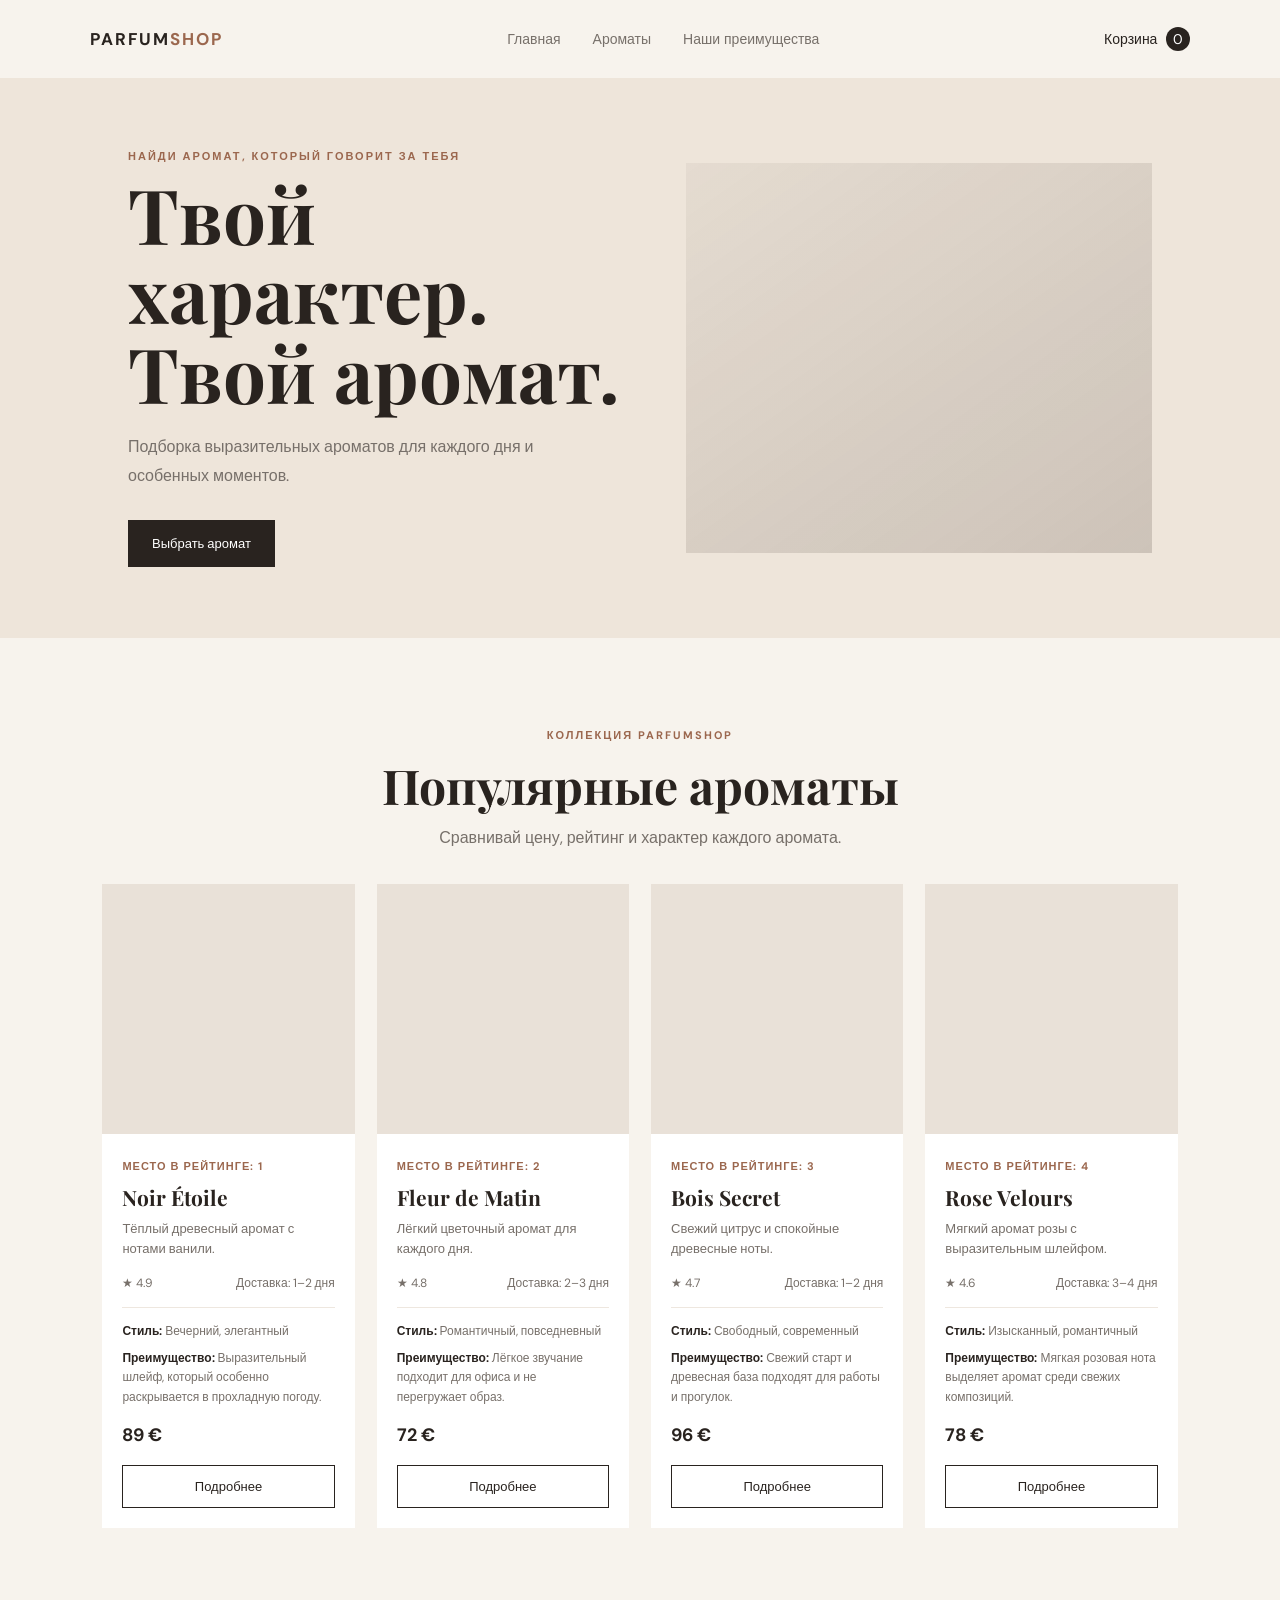
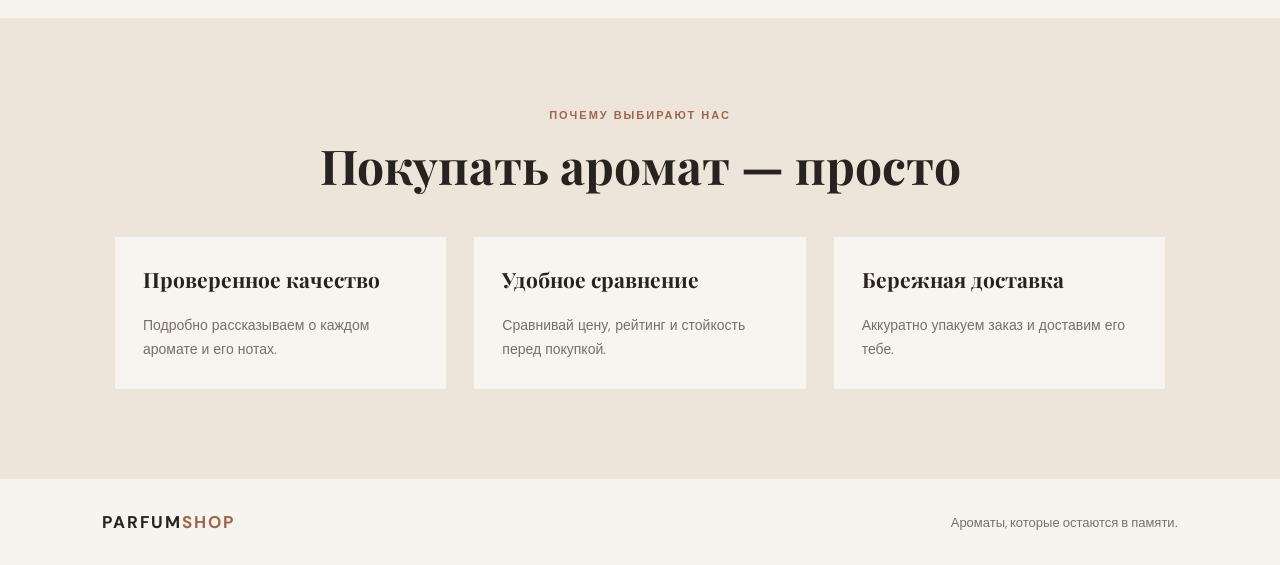
<file: index.html>
<!DOCTYPE html>
<html lang="ru">
<head>
  <meta charset="UTF-8">
  <meta name="viewport" content="width=device-width, initial-scale=1.0">
  <title>ParfumShop — мир ароматов</title>
  <link rel="stylesheet" href="style.css">
</head>
<body>
  <header class="header">
    <a class="logo" href="#">PARFUM<span>SHOP</span></a>

    <nav class="navigation">
      <a href="#home">Главная</a>
      <a href="#catalog">Ароматы</a>
      <a href="#advantages">Наши преимущества</a>
    </nav>

    <a class="cart" href="#catalog">Корзина <span>0</span></a>
  </header>

  <main>
    <section class="hero" id="home">
      <div class="hero-content">
        <p class="eyebrow">Найди аромат, который говорит за тебя</p>
        <h1>Твой характер.<br>Твой аромат.</h1>
        <p class="hero-text">
          Подборка выразительных ароматов для каждого дня и особенных моментов.
        </p>
        <a class="button" href="#catalog">Выбрать аромат</a>
      </div>
      <div class="hero-image" aria-label="Флакон духов"></div>
    </section>

    <section class="catalog" id="catalog">
      <div class="section-heading">
        <p class="eyebrow">Коллекция ParfumShop</p>
        <h2>Популярные ароматы</h2>
        <p>Сравнивай цену, рейтинг и характер каждого аромата.</p>
      </div>

      <div class="products" id="products"></div>
    </section>

    <section class="advantages" id="advantages">
      <p class="eyebrow">Почему выбирают нас</p>
      <h2>Покупать аромат — просто</h2>
      <div class="advantage-list">
        <article>
          <h3>Проверенное качество</h3>
          <p>Подробно рассказываем о каждом аромате и его нотах.</p>
        </article>
        <article>
          <h3>Удобное сравнение</h3>
          <p>Сравнивай цену, рейтинг и стойкость перед покупкой.</p>
        </article>
        <article>
          <h3>Бережная доставка</h3>
          <p>Аккуратно упакуем заказ и доставим его тебе.</p>
        </article>
      </div>
    </section>
  </main>

  <footer class="footer">
    <a class="logo" href="#">PARFUM<span>SHOP</span></a>
    <p>Ароматы, которые остаются в памяти.</p>
  </footer>

  <script src="script.js"></script>
</body>
</html>
</file>
<file: style.css>
@import url('https://fonts.googleapis.com/css2?family=DM+Sans:wght@400;500;600;700&family=Playfair+Display:wght@500;600;700&display=swap');

:root {
  --ink: #29231f;
  --muted: #77706a;
  --cream: #f7f3ed;
  --accent: #9b674e;
  --white: #fff;
}

* {
  box-sizing: border-box;
}

html {
  scroll-behavior: smooth;
}

body {
  margin: 0;
  background: var(--cream);
  color: var(--ink);
  font-family: "DM Sans", sans-serif;
}

a {
  color: inherit;
  text-decoration: none;
}

.header {
  min-height: 78px;
  padding: 0 7%;
  display: flex;
  align-items: center;
  justify-content: space-between;
  gap: 24px;
  background: var(--cream);
}

.logo {
  font-size: 17px;
  font-weight: 700;
  letter-spacing: 2px;
}

.logo span {
  color: var(--accent);
}

.navigation {
  display: flex;
  gap: 32px;
  color: var(--muted);
  font-size: 14px;
}

.navigation a:hover {
  color: var(--accent);
}

.cart {
  font-size: 14px;
}

.cart span {
  display: inline-grid;
  width: 24px;
  height: 24px;
  margin-left: 5px;
  place-items: center;
  border-radius: 50%;
  background: var(--ink);
  color: var(--white);
}

.hero {
  min-height: 560px;
  padding: 70px 10%;
  display: grid;
  grid-template-columns: 1fr 0.9fr;
  align-items: center;
  gap: 40px;
  background: #eee5da;
}

.hero-content {
  max-width: 540px;
}

.eyebrow {
  color: var(--accent);
  font-size: 11px;
  font-weight: 700;
  letter-spacing: 2px;
  text-transform: uppercase;
}

h1,
h2,
h3,
p {
  margin-top: 0;
}

h1,
h2 {
  font-family: "Playfair Display", Georgia, serif;
}

h1 {
  margin-bottom: 20px;
  font-size: clamp(48px, 6vw, 76px);
  line-height: 1.05;
}

.hero-text {
  max-width: 420px;
  margin-bottom: 30px;
  color: var(--muted);
  line-height: 1.8;
}

.button {
  display: inline-block;
  padding: 15px 24px;
  background: var(--ink);
  color: var(--white);
  font-size: 13px;
  transition: background 0.2s, transform 0.2s;
}

.button:hover {
  transform: translateY(-2px);
  background: var(--accent);
}

.hero-image {
  min-height: 390px;
  background:
    linear-gradient(145deg, rgba(54, 40, 32, 0.05), rgba(54, 40, 32, 0.18)),
    url("https://images.unsplash.com/photo-1594035910387-fea47794261f?auto=format&fit=crop&w=1000&q=85")
    center 55% / cover;
}

.catalog,
.advantages {
  padding: 90px 8%;
}

.section-heading {
  margin-bottom: 36px;
  text-align: center;
}

.section-heading h2,
.advantages h2 {
  margin-bottom: 10px;
  font-size: clamp(34px, 4vw, 48px);
}

.section-heading > p:last-child {
  color: var(--muted);
}

.products {
  display: grid;
  grid-template-columns: repeat(4, minmax(0, 1fr));
  gap: 22px;
}

.product-card {
  overflow: hidden;
  background: var(--white);
}

.product-image {
  height: 250px;
  background: #e9e1d8 center / cover no-repeat;
}

.product-info {
  padding: 20px;
}

.product-rank {
  color: var(--accent);
  font-size: 11px;
  font-weight: 700;
  letter-spacing: 1px;
  text-transform: uppercase;
}

.product-info h3 {
  margin: 8px 0;
  font-family: "Playfair Display", Georgia, serif;
  font-size: 21px;
}

.product-description {
  min-height: 40px;
  color: var(--muted);
  font-size: 13px;
  line-height: 1.5;
}

.product-details {
  display: flex;
  justify-content: space-between;
  gap: 8px;
  margin: 16px 0;
  color: var(--muted);
  font-size: 12px;
}

.product-price {
  font-size: 18px;
  font-weight: 700;
}

.product-button {
  width: 100%;
  padding: 12px;
  border: 1px solid var(--ink);
  background: transparent;
  color: var(--ink);
  cursor: pointer;
  font: inherit;
  font-size: 13px;
}

.product-button:hover {
  background: var(--ink);
  color: var(--white);
}

.advantages {
  background: #eee5da;
  text-align: center;
}

.advantage-list {
  max-width: 1050px;
  margin: 40px auto 0;
  display: grid;
  grid-template-columns: repeat(3, 1fr);
  gap: 28px;
  text-align: left;
}

.advantage-list article {
  padding: 28px;
  background: rgba(255, 255, 255, 0.6);
}

.advantage-list h3 {
  font-family: "Playfair Display", Georgia, serif;
  font-size: 21px;
}

.advantage-list p {
  margin-bottom: 0;
  color: var(--muted);
  font-size: 14px;
  line-height: 1.7;
}

.footer {
  padding: 32px 8%;
  display: flex;
  align-items: center;
  justify-content: space-between;
  gap: 20px;
}

.footer p {
  margin: 0;
  color: var(--muted);
  font-size: 13px;
}

@media (max-width: 850px) {
  .products {
    grid-template-columns: repeat(2, minmax(0, 1fr));
  }

  .navigation {
    gap: 15px;
  }
}

@media (max-width: 600px) {
  .header {
    padding: 18px 6%;
    flex-wrap: wrap;
  }

  .navigation {
    order: 3;
    width: 100%;
    justify-content: space-between;
    font-size: 12px;
  }

  .hero {
    padding: 55px 7%;
    grid-template-columns: 1fr;
  }

  .hero-image {
    min-height: 300px;
  }

  .catalog,
  .advantages {
    padding: 65px 6%;
  }

  .products {
    grid-template-columns: 1fr;
  }

  .advantage-list {
    grid-template-columns: 1fr;
  }

  .footer {
    align-items: flex-start;
    flex-direction: column;
  }
}.product-extra {
  margin: 16px 0;
  padding-top: 14px;
  border-top: 1px solid #eee7df;
  color: var(--muted);
  font-size: 12px;
  line-height: 1.6;
}

.product-extra p {
  margin-bottom: 8px;
}

.product-extra strong {
  color: var(--ink);
}.product-button {
  display: block;
  text-align: center;
}

.product-page {
  min-height: 70vh;
  padding: 55px 8% 90px;
}

.back-link {
  display: inline-block;
  margin-bottom: 30px;
  color: var(--muted);
  font-size: 14px;
}

.back-link:hover {
  color: var(--accent);
}

.detail-image {
  min-height: 480px;
  background-color: #e9e1d8;
  background-position: center;
  background-size: cover;
}

.detail-info {
  max-width: 750px;
  margin: 45px auto 0;
}

.detail-info h1 {
  margin: 12px 0;
  font-size: clamp(42px, 6vw, 64px);
}

.detail-description {
  color: var(--muted);
  font-size: 18px;
  line-height: 1.7;
}

.detail-rating {
  margin: 20px 0;
  color: var(--accent);
  font-weight: 700;
}

.detail-facts {
  margin: 28px 0;
  padding: 24px;
  background: #eee5da;
}

.detail-facts p {
  margin-bottom: 18px;
  color: var(--muted);
  line-height: 1.7;
}

.detail-facts p:last-child {
  margin-bottom: 0;
}

.detail-facts strong {
  color: var(--ink);
}

.detail-price {
  margin-bottom: 22px;
  font-size: 26px;
  font-weight: 700;
}

@media (min-width: 800px) {
  .product-page {
    display: grid;
    grid-template-columns: 1fr 1fr;
    align-items: center;
    gap: 55px;
  }

  .back-link {
    grid-column: 1 / -1;
    margin-bottom: -20px;
  }

  .detail-image {
    min-height: 560px;
  }

  .detail-info {
    margin: 0;
  }
}
</file>
